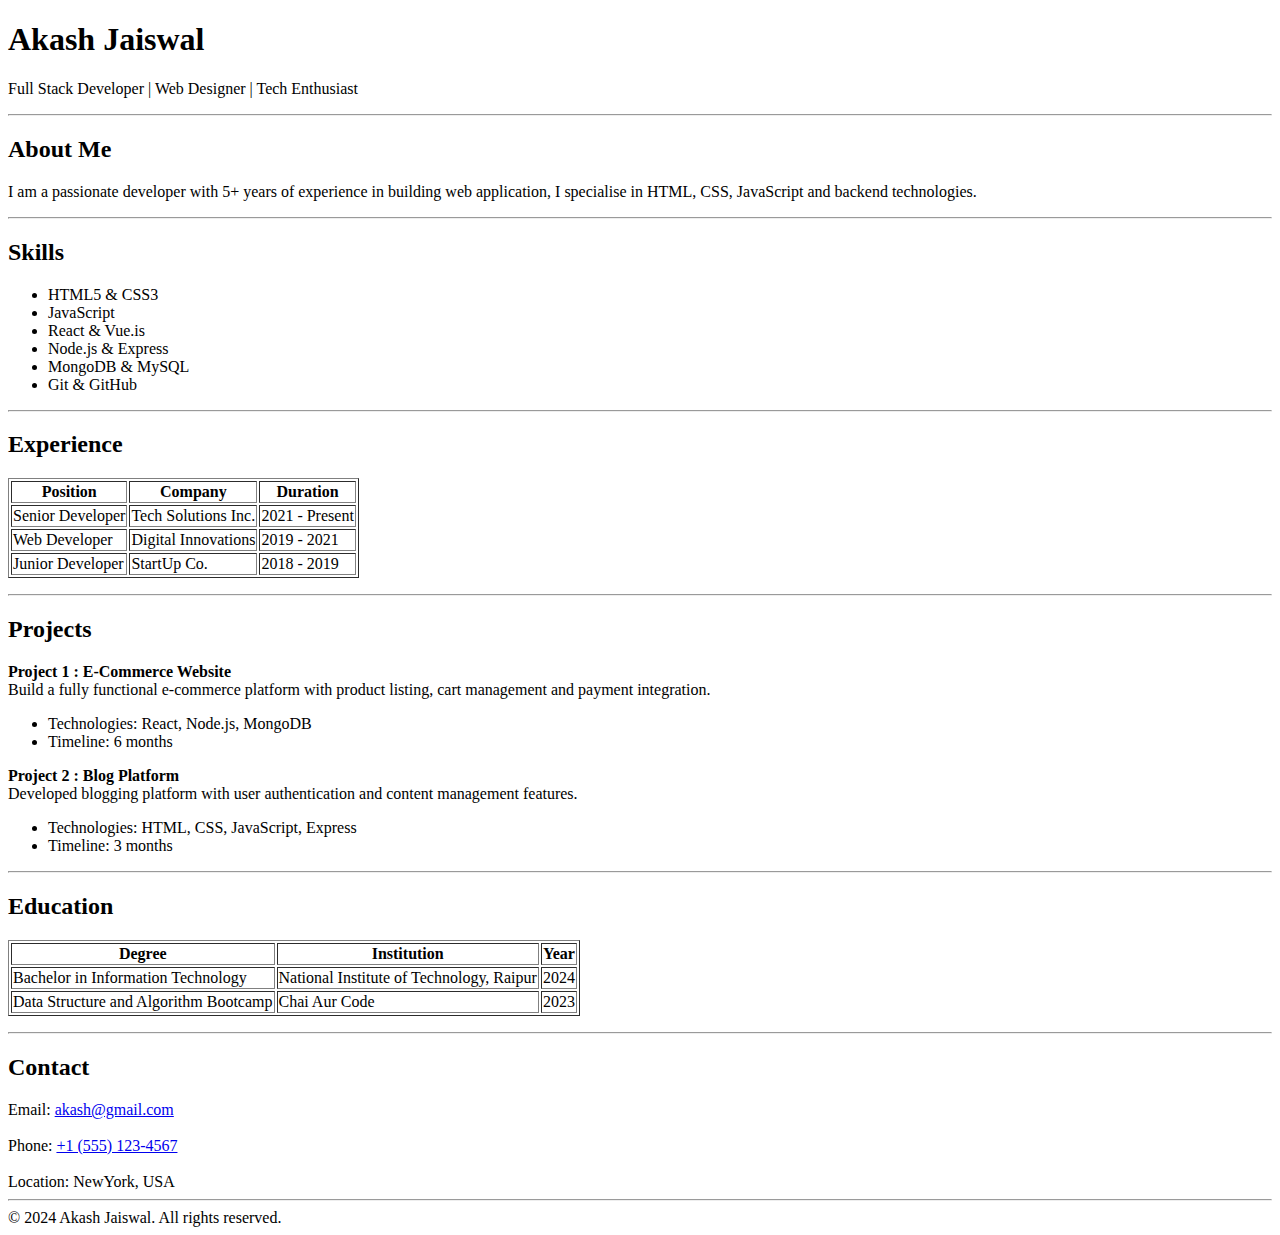
<file: index.html>
<!DOCTYPE html>
<html lang="en">
<head>
    <meta charset="UTF-8">
    <meta name="viewport" content="width=device-width, initial-scale=1.0">
    <title>Resume</title>
</head>
<body>
    <header>
        <h1>
            Akash Jaiswal
        </h1>
        <p>
            Full Stack Developer | Web Designer | Tech Enthusiast
        </p>
    </header>
    <hr>
    <main>
        <h2>
            About Me
        </h2>
        <p>
            I am a passionate developer with 5+ years of experience in building web application, I specialise in HTML, CSS, JavaScript and backend technologies.
        </p>
        <hr>
        <h2>
            Skills
        </h2>
        <p>
            <ul>
                <li>HTML5 & CSS3</li>
                <li>JavaScript</li>
                <li>React & Vue.is</li>
                <li>Node.js & Express</li>
                <li>MongoDB & MySQL</li>
                <li>Git & GitHub</li>
            </ul>
        </p>
        <hr>
        <h2>
            Experience
        </h2>
        <p>
            <table border="1px">
                <thead>
                    <tr>
                        <th>Position</th>
                        <th>Company</th>
                        <th>Duration</th>
                    </tr>
                </thead>
                <tbody>
                    <tr>
                        <td>Senior Developer</td>
                        <td>Tech Solutions Inc.</td>
                        <td>2021 - Present</td>
                    </tr>
                    <tr>
                        <td>Web Developer</td>
                        <td>Digital Innovations</td>
                        <td>2019 - 2021</td>
                    </tr>
                    <tr>
                        <td>Junior Developer</td>
                        <td>StartUp Co.</td>
                        <td>2018 - 2019</td>
                    </tr>
                </tbody>
            </table>
        </p>
        <hr>
        <h2>
            Projects
        </h2>
        <p>
            <strong>Project 1 : E-Commerce Website</strong> <br>
            Build a fully functional e-commerce platform with product listing, cart management and payment integration.
            <ul>
                <li>Technologies: React, Node.js, MongoDB</li>
                <li>Timeline: 6 months</li>
            </ul>
            <strong>Project 2 : Blog Platform</strong> <br>
            Developed blogging platform with user authentication and content management features.
            <ul>
                <li>Technologies: HTML, CSS, JavaScript, Express</li>
                <li>Timeline: 3 months</li>
            </ul>
        </p>
        <hr>
        <h2>
            Education
        </h2>
        <p>
            <table border="1px">
                <thead>
                    <tr>
                        <th>Degree</th>
                        <th>Institution</th>
                        <th>Year</th>
                    </tr>
                </thead>
                <tbody>
                    <tr>
                        <td>Bachelor in Information Technology</td>
                        <td>National Institute of Technology, Raipur</td>
                        <td>2024</td>
                    </tr>
                    <tr>
                        <td>Data Structure and Algorithm Bootcamp</td>
                        <td>Chai Aur Code</td>
                        <td>2023</td>
                    </tr>
                </tbody>
            </table>
        </p>
        <hr>
    </main>
    <footer>
        <h2>
            Contact
        </h2>
        Email: <a href="mailto:chesstrial11@gmail.com">akash@gmail.com</a> <br> <br>
        Phone: <a href="tel:+1234567890">+1 (555) 123-4567</a> <br> <br>
        Location: NewYork, USA
        <hr>
        &#169; 2024 Akash Jaiswal. All rights reserved.
    </footer>
</body>
</html>
</file>
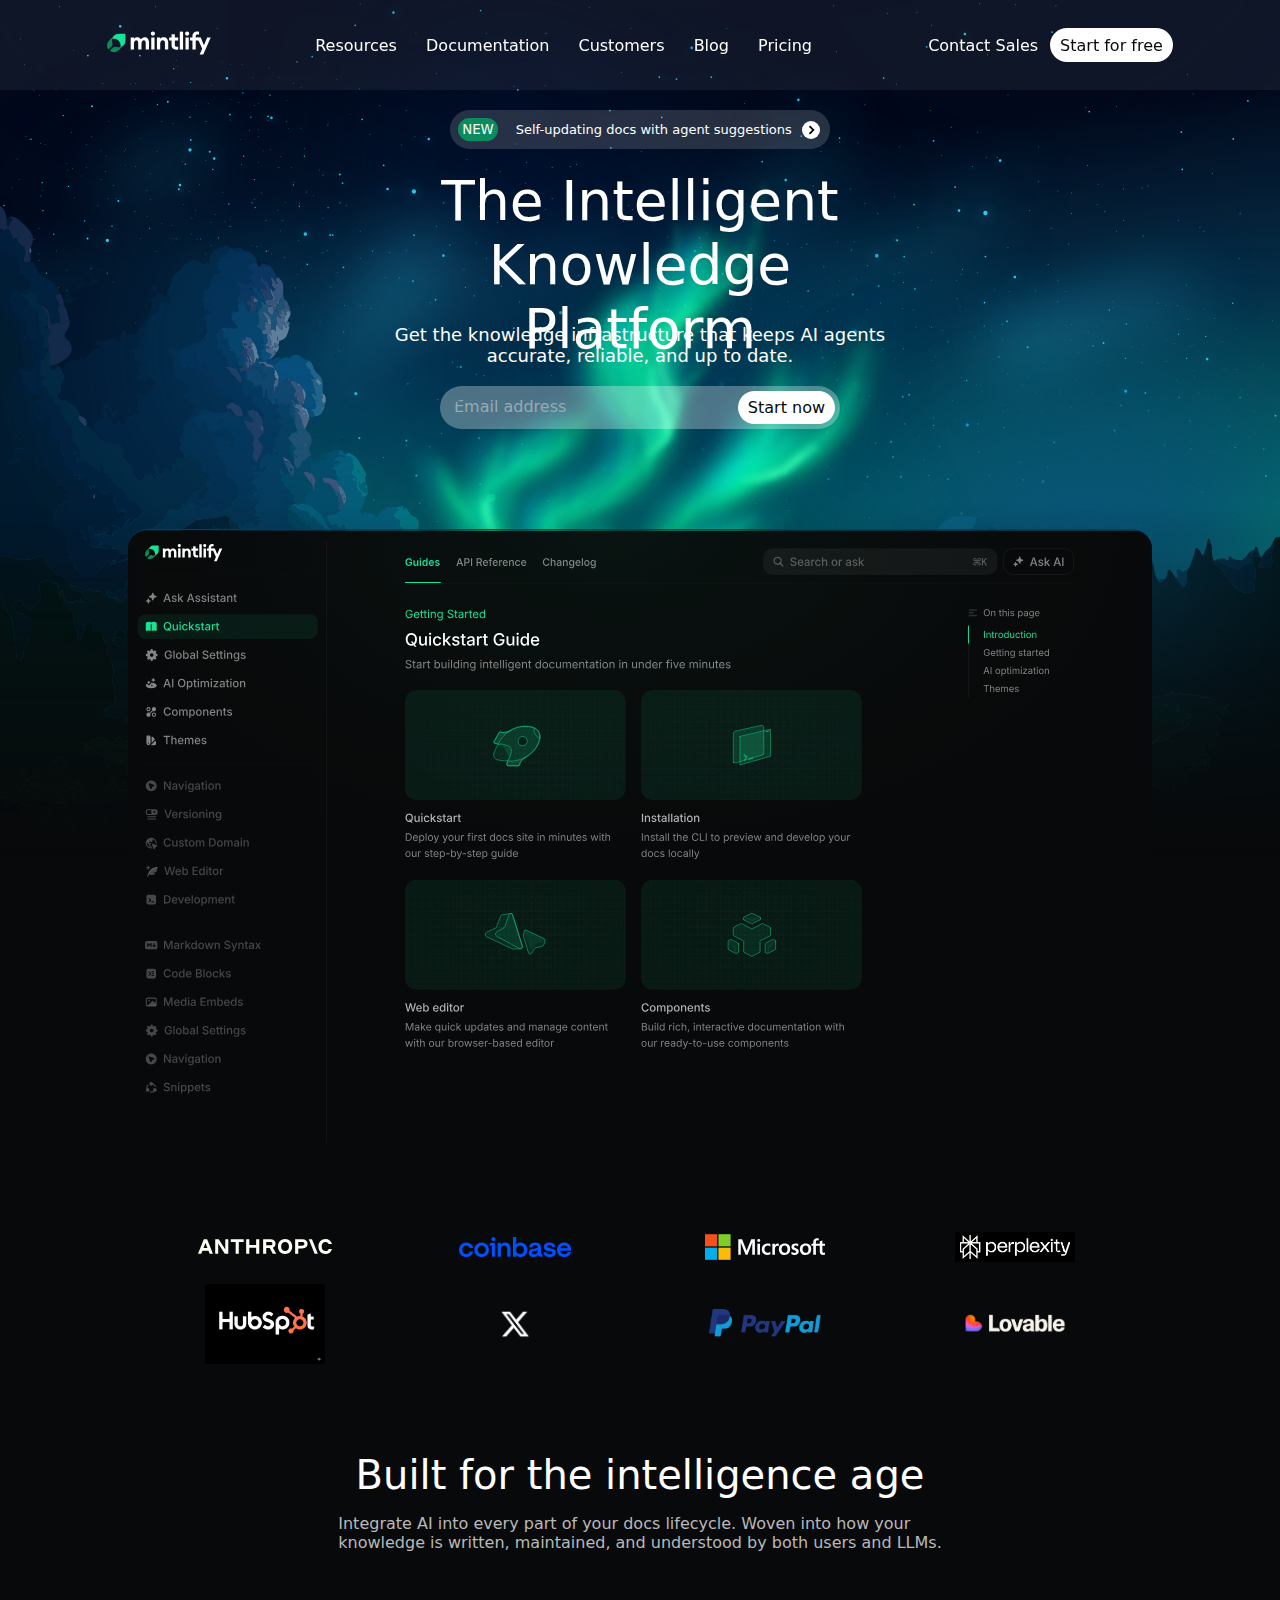
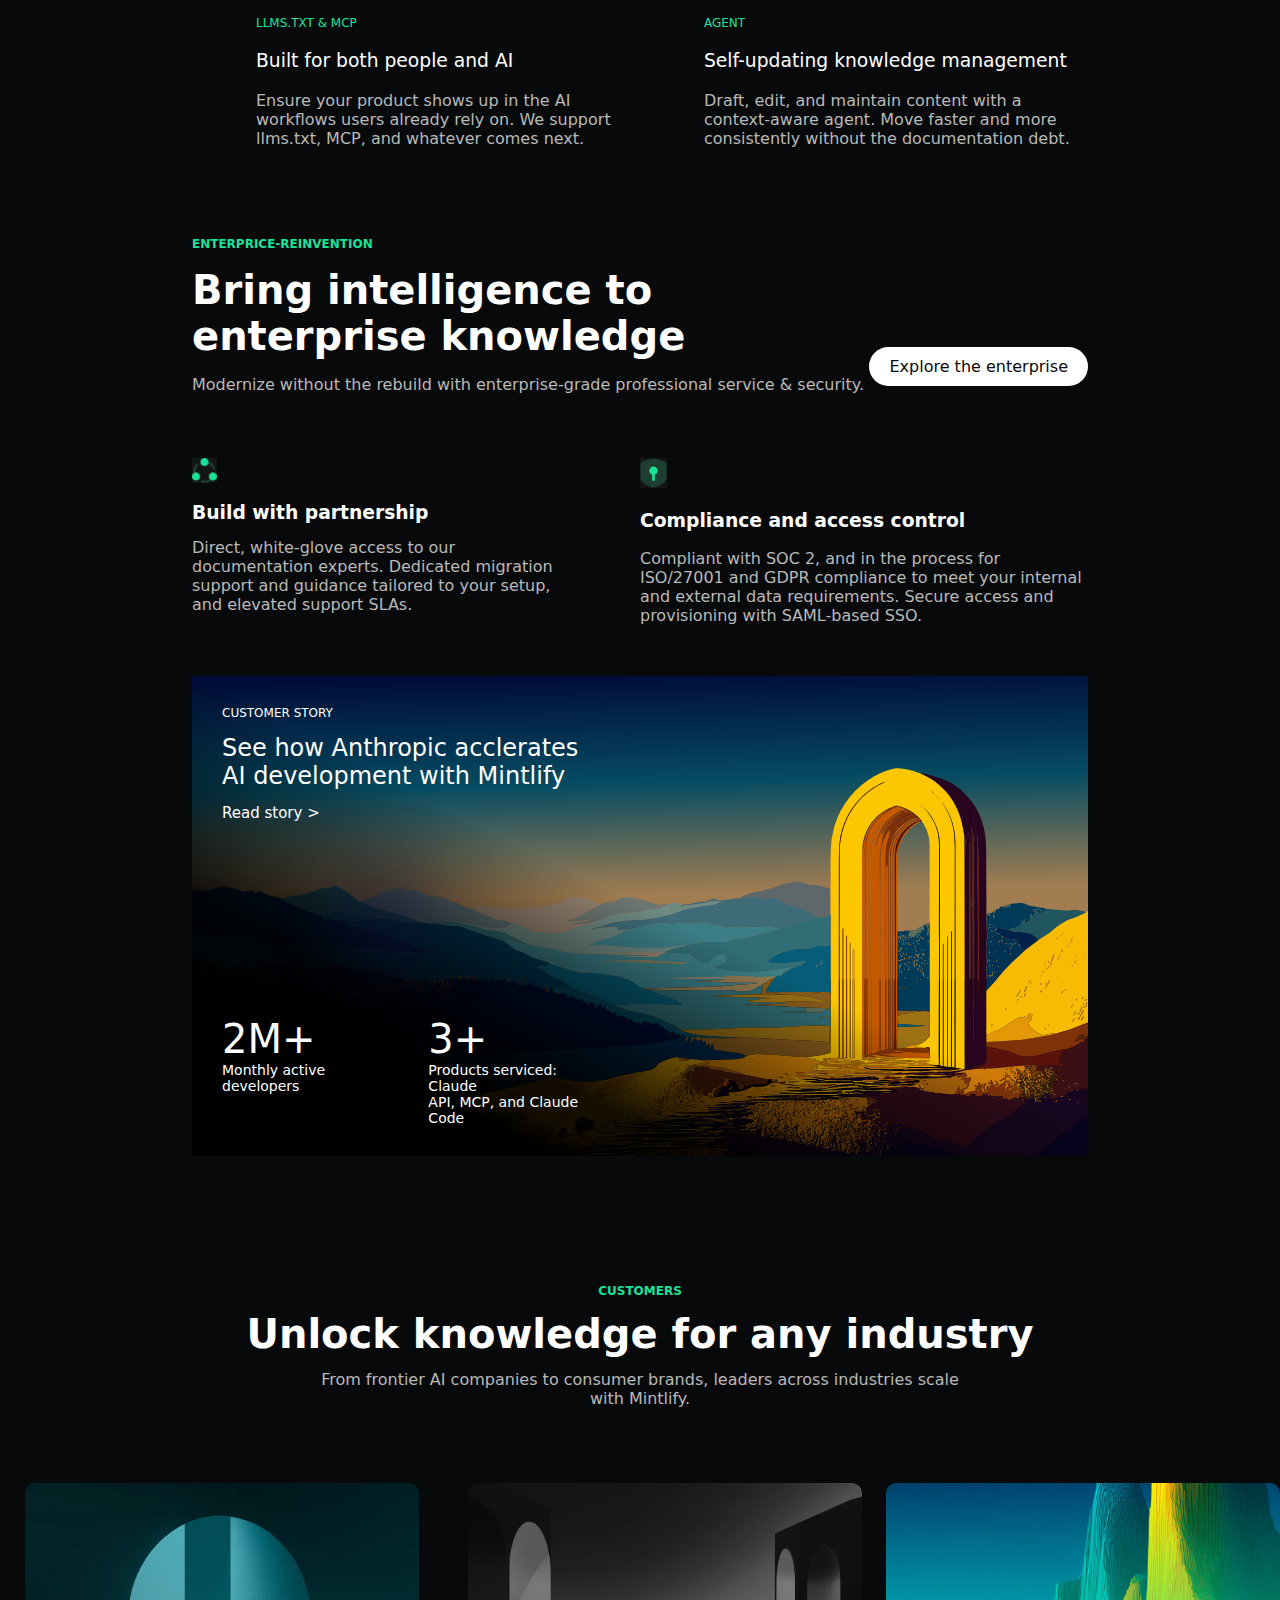
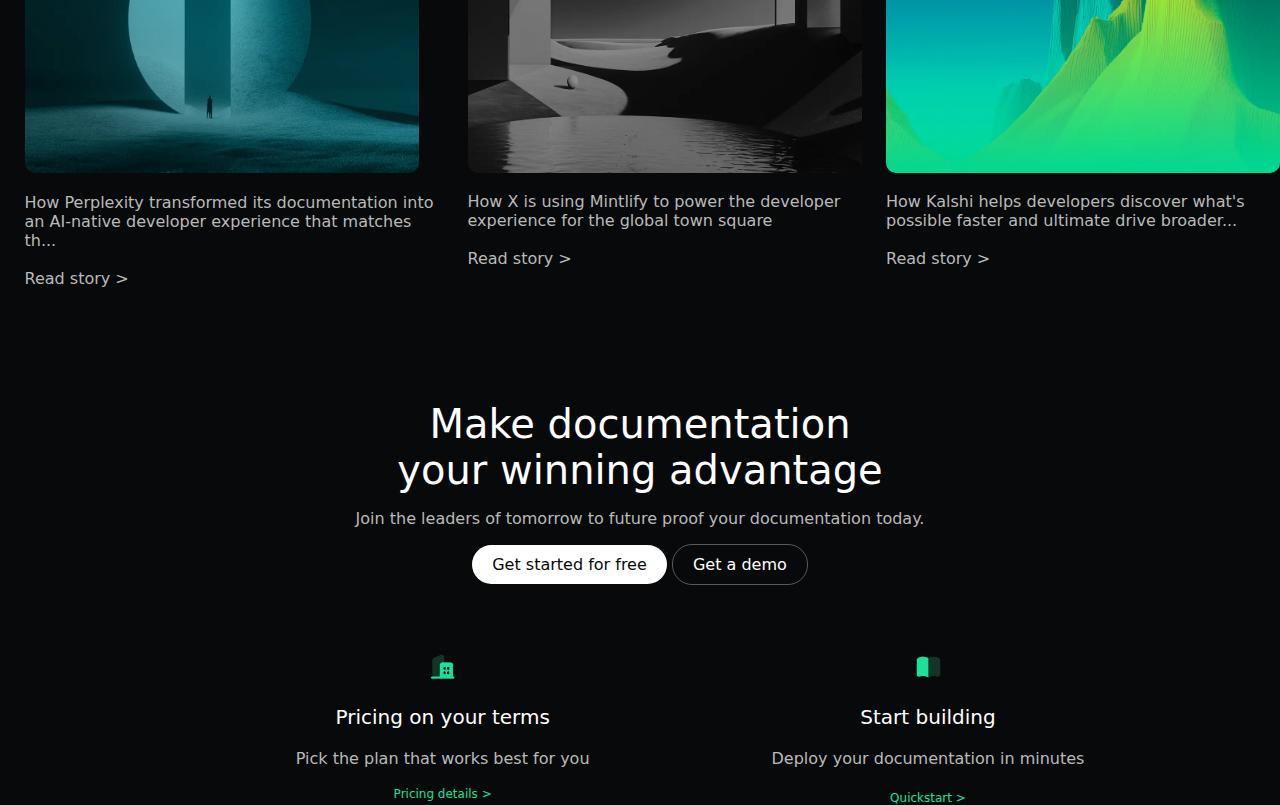
<file: Landing_Pages/Landing_Page_2/resources1/index.html>
<!DOCTYPE html>
<html lang="en">
<head>
    <!-- Note : AI is not writing this code -->
    
    <!-- Title -->
    <title>Mintlify - The Intelligent Documentation Platform</title>
    
    <!-- Favicon -->
    <link rel="icon" type="image" href="mintlify-icon.svg">

    <!-- CSS -->
    <link rel="stylesheet" href="style.css">

    <!-- unknown -->
    <meta name="viewport" content="width=device-width, initial-scale=1.0">
    <meta charset="UTF-8">
</head>
<body>
    
    <!-- hero --> 
    <section class="hero">
        <img src="bg-dark.svg" alt="Hero" class = "hero-bg-img">
        <!-- nav -->
        <nav class="nav">
            <div class="nav-child1">
                <img src="Logo.svg" alt="Logo" class = "nav-logo">
            </div>
            <div class="nav-child2">
                <a href="#">Resources</a>
                <a href="#">Documentation</a>
                <a href="#">Customers</a>
                <a href="#">Blog</a>
                <a href="#">Pricing</a>
            </div>
            <div class="nav-child3">
                <a href="#">Contact Sales</a>
                <button class="nav-btn">Start for free</button>
            </div>
        </nav>


        <div class = "hero-content">
            <button class = "hc-1">
                <span class = "hc-1-1">NEW</span>
                <span class = "hc-1-2">Self-updating docs with agent suggestions</span>
                <span class = "hc-1-3"></span>
            </button>
            <div class = "hc-2">
                <p>The Intelligent</p>
                <p>Knowledge Platform</p>
            </div>
            <div class = "hc-3">
                <p>Get the knowledge infrastructure that keeps AI agents</p>
                <p>accurate, reliable, and up to date.</p>
            </div>
            <div class="hc-4">
                <input placeholder="Email address">
                <button class="hc-4-b">Start now</button>
            </div>
        </div>
        <div class = "window-image">
            <img src="hero-image-dark.svg" alt="dark-window" class = "window-img">
        </div>
    </section>


    <section class = "sponsors">
        <div class = "spons"> 
            <img alt = "Anthropic" src="Anthropic1.svg" class="spons1">
        </div>
        <div class = "spons"> 
            <img alt = "Coinbase" src="Coinbase.png" class="spons2">
        </div>
        <div class = "spons"> 
            <img alt = "Microsoft" src="Microsoft.svg" class="spons3">
        </div>
        <div class = "spons"> 
            <img alt = "Perplexity" src="perplexity1.png" class="spons4">
        </div>
        <div class = "spons"> 
            <img alt = "Hubspot" src="hubspot1.png" class="spons5">
        </div>
        <div class = "spons"> 
            <img alt = "X" src="x.png" class="spons6">
        </div>
        <div class = "spons"> 
            <img alt = "Paypal" src="PayPal.png" class="spons7">
        </div>
        <div class = "spons"> 
            <img alt = "Lovable" src="lovable1.png" class="spons8">
        </div>
    </section>


    <section class="card-t11">
        <div class="card-t1-b11">
            <h3>Built for the intelligence age</h3>
            <p>Integrate AI into every part of your docs lifecycle. Woven into how your <br>knowledge is written, maintained, and understood by both users and LLMs.</p>
        </div>
    </section>
    <section class="class-t21">
        <div class="class-t2-l1">
            <h4>LLMS.TXT & MCP</h4>
            <h3>Built for both people and AI</h3>
            <p>Ensure your product shows up in the AI workflows users already rely on. We support llms.txt, MCP, and whatever comes next.</p>
        </div>
        <div class = "class-t2-r1">
            <h4>AGENT</h4>
            <h3>Self-updating knowledge management</h3>
            <p>Draft, edit, and maintain content with a <br> context-aware agent. Move faster and more <br>consistently without the documentation debt.</p>
        </div>
    </section>
    
    
    <section class="card-t1">
        <div class="card-t1-b1">
            <h4>ENTERPRICE-REINVENTION</h4>
            <h3>Bring intelligence to <br> enterprise knowledge</h3>
            <p>Modernize without the rebuild with enterprise-grade professional service & security.</p>
        </div>
        <div class="card-t1-b2">
            <button>Explore the enterprise</button>
        </div>
    </section>
    <section class="class-t2">
        <div class="class-t2-l">
            <img src="traingle.png">
            <h3>Build with partnership</h3>
            <p>Direct, white-glove access to our documentation experts. Dedicated migration support and guidance tailored to your setup, and elevated support SLAs.</p>
        </div>
        <div class = "class-t2-r">
            <img src="guard.png">
            <h3>Compliance and access control</h3>
            <p>Compliant with SOC 2, and in the process for ISO/27001 and GDPR compliance to meet your internal and external data requirements. Secure access and provisioning with SAML-based SSO.</p>
        </div>
    </section>

    <section class="card-t3">
        <div class="card-l">
            <div class="card-u">
                <p class="card-u1">CUSTOMER STORY</p>
                <p class="card-u2">See how Anthropic acclerates <br> AI development with Mintlify</p>
                <p class="card-u3">Read story ></p>
            </div>
            <div class="card-d">
                <div class="card-d1">
                    <p class="card-d1-lt">2M+</p>
                    <p class="card-d1-st">Monthly active developers</p>
                </div>
                <div class="card-d2">
                    <p class="card-d2-lt">3+</p>
                    <p class="card-d2-st">Products serviced: Claude <br>API, MCP, and Claude Code</p>
                </div>
            </div>
        </div>
    </section>
    <section class="customer" style="margin-top: 10%;">
        <h4>CUSTOMERS</h4>
        <h3>Unlock knowledge for any industry</h3>
        <p>From frontier AI companies to consumer brands, leaders across industries scale <br>with Mintlify.</p>

        <div class="cards"> 

            <div class="c">
                <div class="cdiv">
                    <img src="perplexity.webp" alt="perplexity">
                </div>
                <p class="c1">How Perplexity transformed its documentation into <br>an AI-native developer experience that matches th...<br><br>Read story ></p>
            </div>
            
            <div class="c">
                <div class="cdiv">
                    <img src="x.webp" alt="x">
                </div>
                <p class="c1">How X is using Mintlify to power the developer <br>experience for the global town square<br><br>Read story ></p>
            </div>

            <div class="c">
                <div class="cdiv">
                    <img src="kalshi.webp" alt="kalshi">
                </div>
                <p class="c1">How Kalshi helps developers discover what's<br>possible faster and ultimate drive broader...<br><br>Read story ></p>
            </div>

        </div>
    </section>

    <section class="card-t11" style="margin-top: 15%;">
        <div class="card-t1-b11">
            <h3>Make documentation <br>your winning advantage</h3>
            <p>Join the leaders of tomorrow to future proof your documentation today.</p>
            <div class="btns">
                <button class="btn1">Get started for free</button>
                <button class="btn2">Get a demo</button>
            </div>
        </div>
    </section>
    <section class="class-t21">
        <div class="class-t2-l1 last">
            <img src="s1.png" alt="icon">
            <h3>Pricing on your terms</h3>
            <p>Pick the plan that works best for you</p>
            <h4>Pricing details ></h4>
        </div>
        <div class = "class-t2-r1 last">
            <img src="s2.png" alt="icon">
            <h3>Start building</h3>
            <p>Deploy your documentation in minutes</p>
            <h4>Quickstart ></h4>
        </div>
    </section>
</body>
</html>
</file>
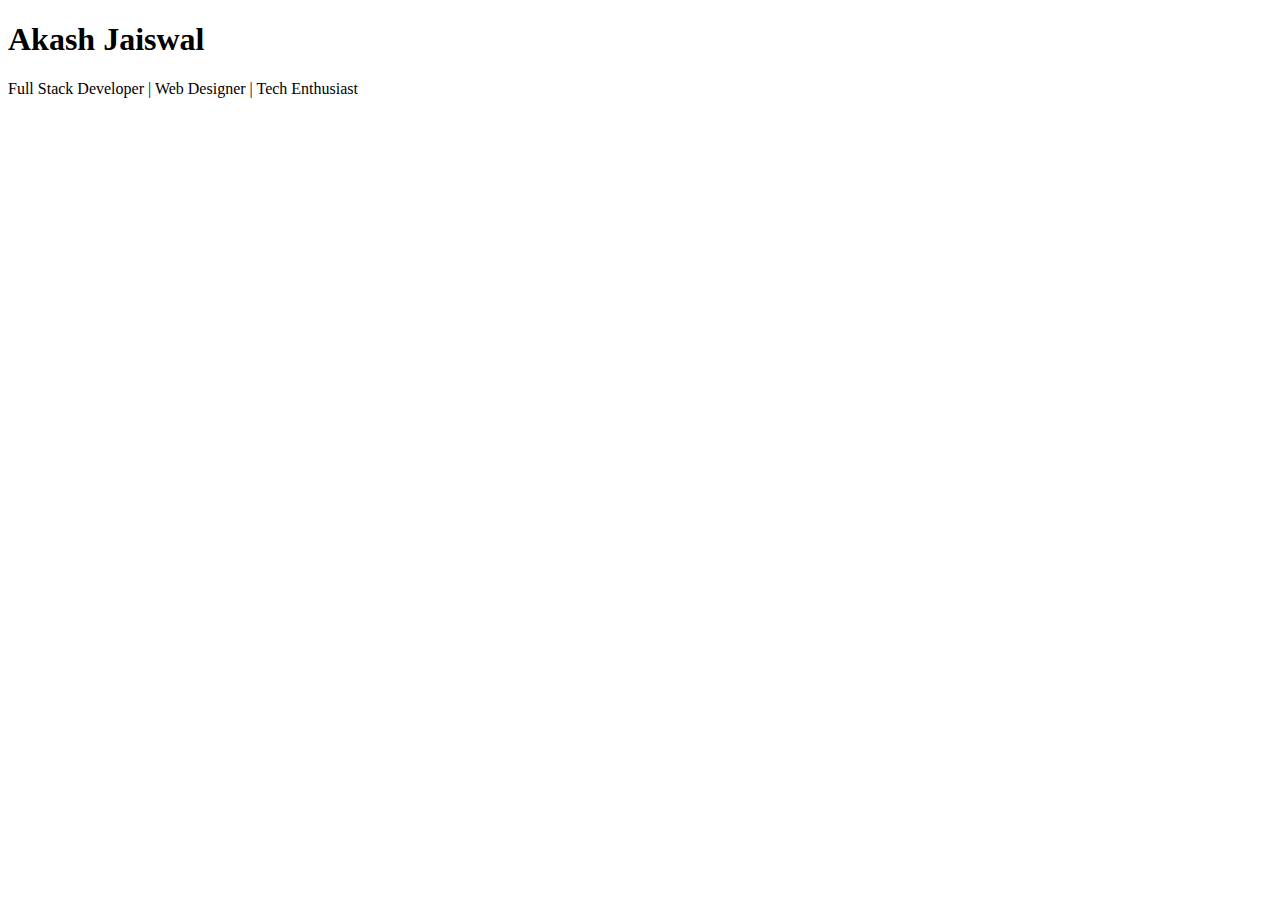
<file: Resume/src/resume.html>
<!DOCTYPE html>
<html lang="en">
<head>
    <meta charset="UTF-8">
    <meta name="viewport" content="width=device-width, initial-scale=1.0">
    <title>Resume</title>
</head>
<body>
    <header>
        <h1>
            Akash Jaiswal
        </h1>
        <p>
            Full Stack Developer | Web Designer | Tech Enthusiast
        </p>
    </header>
</body>
</html>
</file>
<file: Landing_Pages/Landing_Page_2/resources1/style.css>
* {
    margin: 0;
    padding: 0;
    box-sizing: border-box;
    font-family: Inter, "Inter Fallback", ui-sans-serif, system-ui, sans-serif, "Apple Color Emoji", "Segoe UI Emoji", "Segoe UI Symbol", "Noto Color Emoji";
}

body {
    background-color: #08090A;
    position: relative;
}

.nav-logo {
    height: 24px;
    width: 104px;
}

.nav-child2 a, .nav-child3 a {
    height: 36px;
    text-decoration: none;
    color: #ffffff;
    margin: 12px;
}

.nav-child3 {
    display: flex;
    align-items: center;
}

.nav-child3 a{
    display: flex;
    align-items: center;
}

.nav-btn, .hc-4-b{
    display: flex;
    justify-content: center;
    align-items: center;
    font-size: larger;
    color: #08090A;
    border-radius: 20px;
    border-color: #ffffff;
    cursor: pointer;
    border-style: none;
    background: #ffffff;
    padding: 10px;
    height: 33.5px;
    font-weight: 500;
    font-size: 16px;
}

nav {
    position: fixed;
    width: 100vw;
    display: flex;
    justify-content: space-evenly;
    align-items: center;
    padding: 15px;
    background-color: rgba(255, 255, 255, 0.06);
}

.hero {
    /* height: 100vh;
    background-image: url("./../resources1/bg-dark.svg");
    background-size: cover;
    background-repeat: no-repeat; */
}

.hero-bg-img {
    position: absolute;
    top: 0px;
    left: 0px;
    z-index: -10;
    width: 100vw;
}

.hero-content {
    display: flex;
    flex-direction: column;
    align-items: center;
    gap: 20px;
    padding-top: 90px;
}

.hc-1 {
    margin-top: 20px;
    display: flex;
    justify-content: space-between;
    align-items: center;
    background-color: rgba(255, 255, 255, 0.15);
    color: #ffffff;
    border-radius: 25px;
    font-size: smaller;
    gap: 10px;
    border: none;
}

.hc-1-1 {
    background-color: #0B8C5E;
    border-radius: 15px;
    padding: 4px;
    margin: 8px 8px;
}

.hc-1-2 {
    font-size: small;
}

.hc-1-3 {
    display: inline-block;
    width: 18px;
    height: 18px;
    background-color: white;
    border-radius: 50%;
    background-image: url("./../resources1/glyph-arrow-right.png");
    background-size: cover;
    margin-right: 10px;
}

.hc-2 {
    width: 500px;
    height: 135px;
    color: #ffffff;
    font-size: 55px;
    font-weight: 500;
    text-align: center;
}

.hc-3 p {
    text-align: center;
    font-size: 18px;
    color: #ffffff;
}

.hc-4{
    display: flex;
    justify-content: space-between;
    align-items: center;
    width: 400px;
    border: none;
    border-radius: 40px;
    background-color: rgba(255, 255, 255, 0.3);
    color: #ffffff;
}

.hc-4 input{
    margin: 14px;
    border: none;
    border-radius: 40px;
    background-color: transparent;
    color: #ffffff;
}

.hc-4 button{
    margin-right: 5px;
}

input::placeholder {
  color: rgb(152, 170, 181);
  font-size: larger;
}

.window-img {
    background-image: url(./../resources1/hero-image-dark.svg);
    background-size: cover;
}

.window-img {
    /* position: absolute; */
    margin-top: 100px;
    margin-left: 10%;
    z-index: -9;
    width: 80vw;
    border-radius: 20px;
    border-top: 1px solid #153855;
}

.sponsors {
    display: grid;
    grid-template-rows: repeat(2, 77px);
    grid-template-columns: repeat(4, 250px);
    margin-top: 4%;
    margin-left: calc((100vw - 1000px) / 2);
}

.spons {
    display: flex;
    justify-content: center;
    align-items: center;
    background-color: #08090A;
}

.spons img {
    height: 30px;
}

.spons .spons1 {
    height: 15px;
}
.spons .spons2 {
    height: 20px;
}
.spons .spons3 {
    height: 120px;
}
.spons .spons5 {
    height: 80px;
}
.spons .spons8 {
    height: 60px;
}

.card-t1 {
    margin-top: 7%;
    margin-left: 15%;
    width: 70vw;
    color : red;
    display: flex;
    justify-content: space-between;
    align-items: center;
}

.card-t1-b1 {
    display: flex;
    flex-direction: column;
    gap: 16px;
}
.card-t1-b2 {
    height: 140px;
    display: flex;
    align-items: end;
}

.card-t1-b1 h4, .customer h4{
    color: #19E299;
    font-size: 12px;
}
.card-t1-b1 h3, .customer h3{
    font-size: 40px;
    color: #FFFFFF;
}
.card-t1-b1 p, .customer p{
    font-size: 16px;
    color: #B9B9B9;
}

.card-t1-b2 button{
    font-size: 33.5px;
    color: #08090A;
    border-radius: 20px;
    border-color: #ffffff;
    cursor: pointer;
    border-style: none;
    background: #ffffff;
    padding: 10px 20px;
    font-weight: 500;
    font-size: 16px;
}

.class-t2 {
    color: red;
    display: grid;
    grid-template-columns: repeat(12,1fr);
    grid-template-rows: 1fr;
    width: 70vw;
    margin-top: 5%;
    margin-left: 15%;
}
.class-t2-l {
    grid-area: 1 / 1 / 2 / 6;
}
.class-t2-l h3, .class-t2-r h3{
    padding: 4% 0;
    color: #ffffff;
}
.class-t2-l p, .class-t2-r p{
    color: #B9B9B9;
}
.class-t2-r {
    grid-area: 1 / 7 / 2 / 13 ;
}
.class-t2-l img{
    height:25px;
}
.class-t2-r img{
    height:30px;
}


.card-t11 {
    margin-top: 7%;
    margin-left: 15%;
    width: 70vw;
    color : #19E299;
    display: flex;
    justify-content: center;
}

.card-t1-b11 {
    display: flex;
    align-items: center;
    flex-direction: column;
    gap: 16px;
}
.card-t1-b21 {
    height: 140px;
    display: flex;
    align-items: end;
}

.card-t1-b11 h4 {
    color: #19E299;
    font-size: 12px;
}
.card-t1-b11 h3 {
    font-size: 40px;
    color: #FFFFFF;
}
.card-t1-b11 p {
    font-size: 16px;
    color: #B9B9B9;
}

.card-t1-b21 button, .btn1, .btn2{
    font-size: 33.5px;
    color: #08090A;
    border-radius: 20px;
    border-color: #ffffff;
    cursor: pointer;
    border-style: none;
    background: #ffffff;
    padding: 10px 20px;
    font-weight: 500;
    font-size: 16px;
}

.class-t21 {
    color : #19E299;
    display: grid;
    grid-template-columns: repeat(12,1fr);
    grid-template-rows: 1fr;
    width: 70vw;
    margin-top: 5%;
    margin-left: 20%;
}
.class-t21 h4 {
    font-size: 12px;
}
.class-t2-l1 {
    grid-area: 1 / 1 / 2 / 6;
}
.class-t2-l1 h3, .class-t2-r1 h3{
    font-weight: normal;
    color: #ffffff;
    padding: 20px 0px;
}
.class-t2-l1 h4, .class-t2-r1 h4{
    font-weight: normal;
}
.class-t2-l1 p, .class-t2-r1 p{
    font-weight: 200;
    color: #B9B9B9;
}
.class-t2-r1 {
    grid-area: 1 / 7 / 2 / 13 ;
}
.class-t2-l1 img{
    height:25px;
}
.class-t2-r1 img{
    height:30px;
}

.card-t3 {
    width: 70vw;
    margin-top: 4%;
    margin-left: 15%;
    background-image: url(./../resources1/anthropic.svg);
    background-size: cover;
}

.card-l {
    width: 35vw;
    display: flex;
    flex-direction: column;
    justify-content: space-around;
    color: #ffffff;
    padding: 30px;
}

.card-u {
    display: flex;
    flex-direction: column;
    gap :14px;
}
.card-u1 {
    font-size: 12px;
}
.card-u2 {
    font-size: 24px;
}
.card-u3 {
    font-size: 15px;
}
.card-d {
    margin-top: 50%;
    display: flex;
    gap :14px;
}
.card-d1-lt, .card-d2-lt{
    font-size: 40px;
}
.card-d1-st, .card-d2-st {
    font-size: 14px;
    font-weight: 100 ;
}
.card-d2 {
    margin-left: 4%;
}
.customer h4, .customer h3, .customer p  {
    text-align: center;
}
.customer h4 {
    margin-top: 4%;
}

.customer h3 {
    margin: 1% 0;
}

.cards {
    display: flex; 
    gap : calc((100vw - ( 394px + 394px + 394px )) / 4 );
    margin-left: calc((100vw - ( 394px + 394px + 394px )) / 4 );
    margin-top: 4%;
}

.customer .c {
    display: flex;
    flex-direction: column;
    align-items: start;
}
.customer .c .cdiv img {
    width: 394px;
    height: 290px;
    border-radius: 10px;
}
.customer .c .c1 {
    margin-top: 4%;
    height: 16px;
    color: #B9B9B9;
    text-align: left;
}
.customer .c img {
    margin-top: 6%;
    height: 15px;
}
.btn2 {
    color: #FFFFFF;
    background-color:#08090A;
    border: 0.5px solid #5b5959;
}
.card-t1-b11 h3 {
    text-align: center;
    font-weight: 500;
}
.last {
    display: flex;
    flex-direction: column;
    align-items: center;
}
.last img {
    height: 36px;
    width: 36px;
}
.last h3 {
    font-size: 20px;
}
.last h4 {
    margin-top: 5%;
}
</file>
